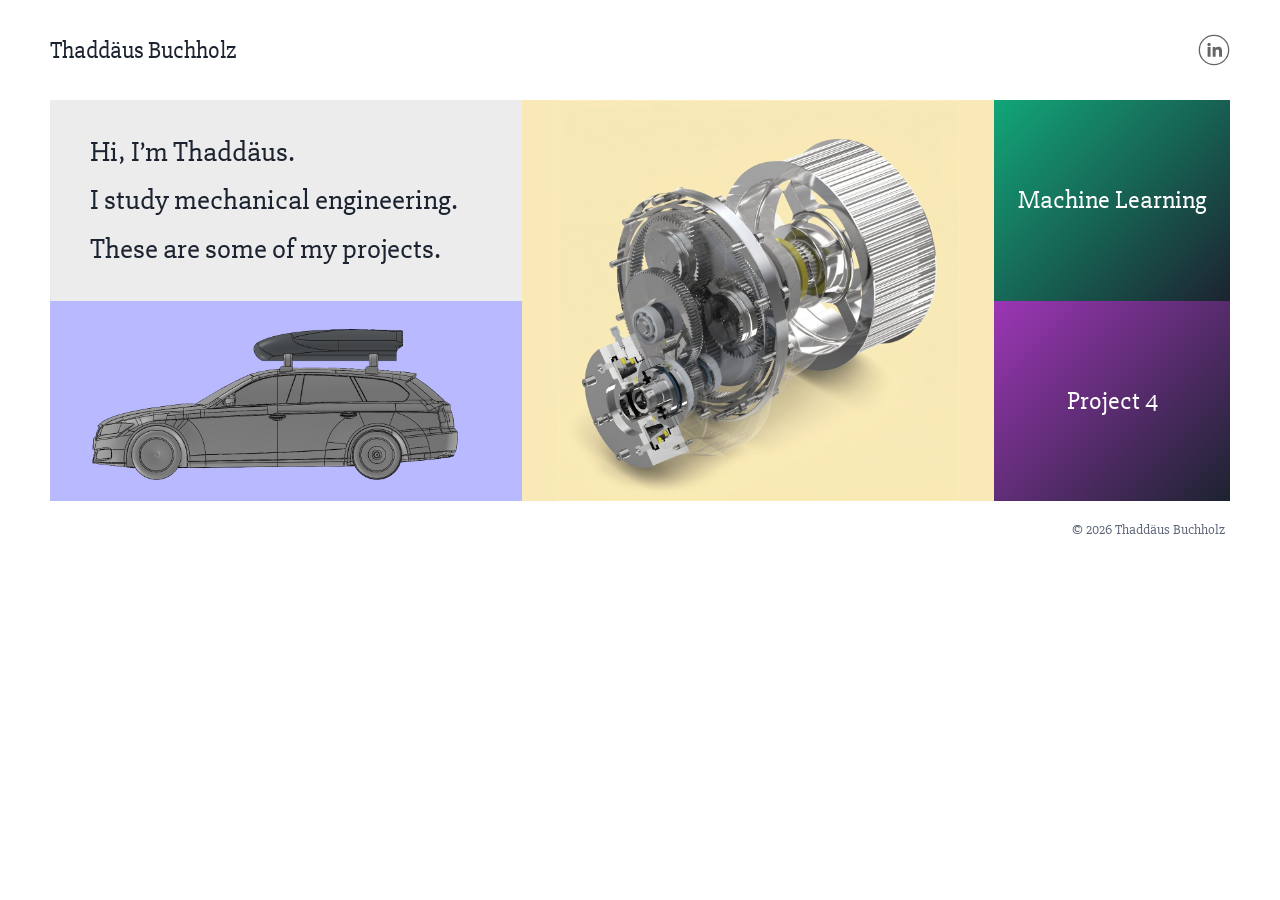
<file: index.html>
<!DOCTYPE html>
<html lang="en">
<head>
  <meta charset="UTF-8">
  <meta name="viewport" content="width=device-width, initial-scale=1.0">
  <title>Thaddäus Buchholz – Portfolio</title>
  <!-- Slab-serif font used by the reference site (Slabo 27px) -->
  <link rel="preconnect" href="https://fonts.googleapis.com">
  <link rel="preconnect" href="https://fonts.gstatic.com" crossorigin>
  <link href="https://fonts.googleapis.com/css2?family=Slabo+27px&display=swap" rel="stylesheet">
  <link rel="stylesheet" href="style.css">
</head>
<body>

  <!-- Header: name on the left (the reference has a logo + social icons) -->
  <header class="site-header">
    <span class="site-name">Thaddäus Buchholz</span>

    <!-- LinkedIn icon, top right (inline SVG, so no extra file is loaded) -->
    <a class="social" href="https://www.linkedin.com/in/thadd%C3%A4us-buchholz" target="_blank" rel="noopener" aria-label="LinkedIn profile of Thaddäus Buchholz">
      <svg viewBox="0 0 24 24" width="32" height="32" aria-hidden="true">
        <circle cx="12" cy="12" r="11" fill="none" stroke="currentColor" stroke-width="1"/>
        <path fill="currentColor" d="M7.2 9.8h2.2V17H7.2V9.8zm1.1-3.3a1.3 1.3 0 1 1 0 2.6 1.3 1.3 0 0 1 0-2.6zM10.9 9.8H13v1c.3-.6 1.1-1.2 2.2-1.2 2.3 0 2.8 1.5 2.8 3.5V17h-2.2v-3.4c0-.8 0-1.9-1.2-1.9s-1.4.9-1.4 1.8V17h-2.2V9.8z"/>
      </svg>
    </a>
  </header>

  <!-- Mosaic of tiles without gaps.
       Size classes: (none) = 1x1, wide = 2x1, big = 2x2 -->
  <div id="container">
    <main class="grid">

      <!-- Intro tile (grey, wide) -->
      <div class="tile wide intro">
        <div>
          <p>Hi, I’m Thaddäus.</p>
          <p>I study mechanical engineering.</p>
          <p>These are some of my projects.</p>
        </div>
      </div>

      <!-- TILE SIZE RULE: pick the tile shape that matches the photo's shape,
           so the whole photo is visible.
           Photo is square (1:1)   -> "big" tile (2x2) with class "fit" (shows the full image)
           Photo is very wide      -> "wide" tile (2x1)
           --ratio = width / height of the photo (used on phones, where tiles are one column wide) -->

      <!-- Project 1: real project. Hover shows title + description. -->
      <a class="tile big" href="projects/robotic-arm-drive.html" style="--ratio: 1;">
        <div class="thumb fit" style="background-image: url('images/Robotic%20arm%20drive/KL3_02_color.jpg'); background-color: #f9e9b6;"></div>
        <div class="caption">
          <h4>Robotic Arm Drive</h4>
          <p>Team project: a joint drive with planetary gearboxes and a belt</p>
        </div>
      </a>

      <!-- Project 2: real project. The photo is wide (about 2.1:1), so it gets a wide tile.
           (%20 = space in the file name) -->
      <a class="tile wide" href="projects/cargo-box.html" style="--ratio: 2.1;">
        <div class="thumb" style="background-image: url('images/Fluid%20mechanics%20project/SMP_CAD%20Modell%20Baugruppe.png'); background-position: 50% 50%;"></div>
        <div class="caption">
          <h4>Cargo Box Aerodynamics</h4>
          <p>Wind tunnel tests and CFD of a roof-mounted car box</p>
        </div>
      </a>

      <!-- Projects 3-4: EXAMPLE placeholders with colored tiles. Replace later.
           Layout tip: the 5-column mosaic has 10 cells (2 intro + 4 big + 2 wide + 2 small),
           so it has no gaps. Add new tiles so the total area stays a multiple of 5 cells. -->

      <!-- Project 3: Machine Learning mini project (PLACEHOLDER image and text until the real content is added) -->
      <a class="tile" href="projects/machine-learning-mini-project.html" style="--accent: #12a679;">
        <div class="thumb placeholder">Machine Learning</div>
        <div class="caption">
          <h4>Machine Learning Mini Project</h4>
          <p>Description coming soon</p>
        </div>
      </a>

      <a class="tile" href="#" style="--accent: #9c36b5;">
        <div class="thumb placeholder">Project 4</div>
        <div class="caption">
          <h4>Project 4</h4>
          <p>Placeholder description for an example project</p>
        </div>
      </a>

    </main>
  </div>

  <footer class="site-footer">© 2026 Thaddäus Buchholz</footer>
  <script src="script.js"></script>
</body>
</html>
</file>
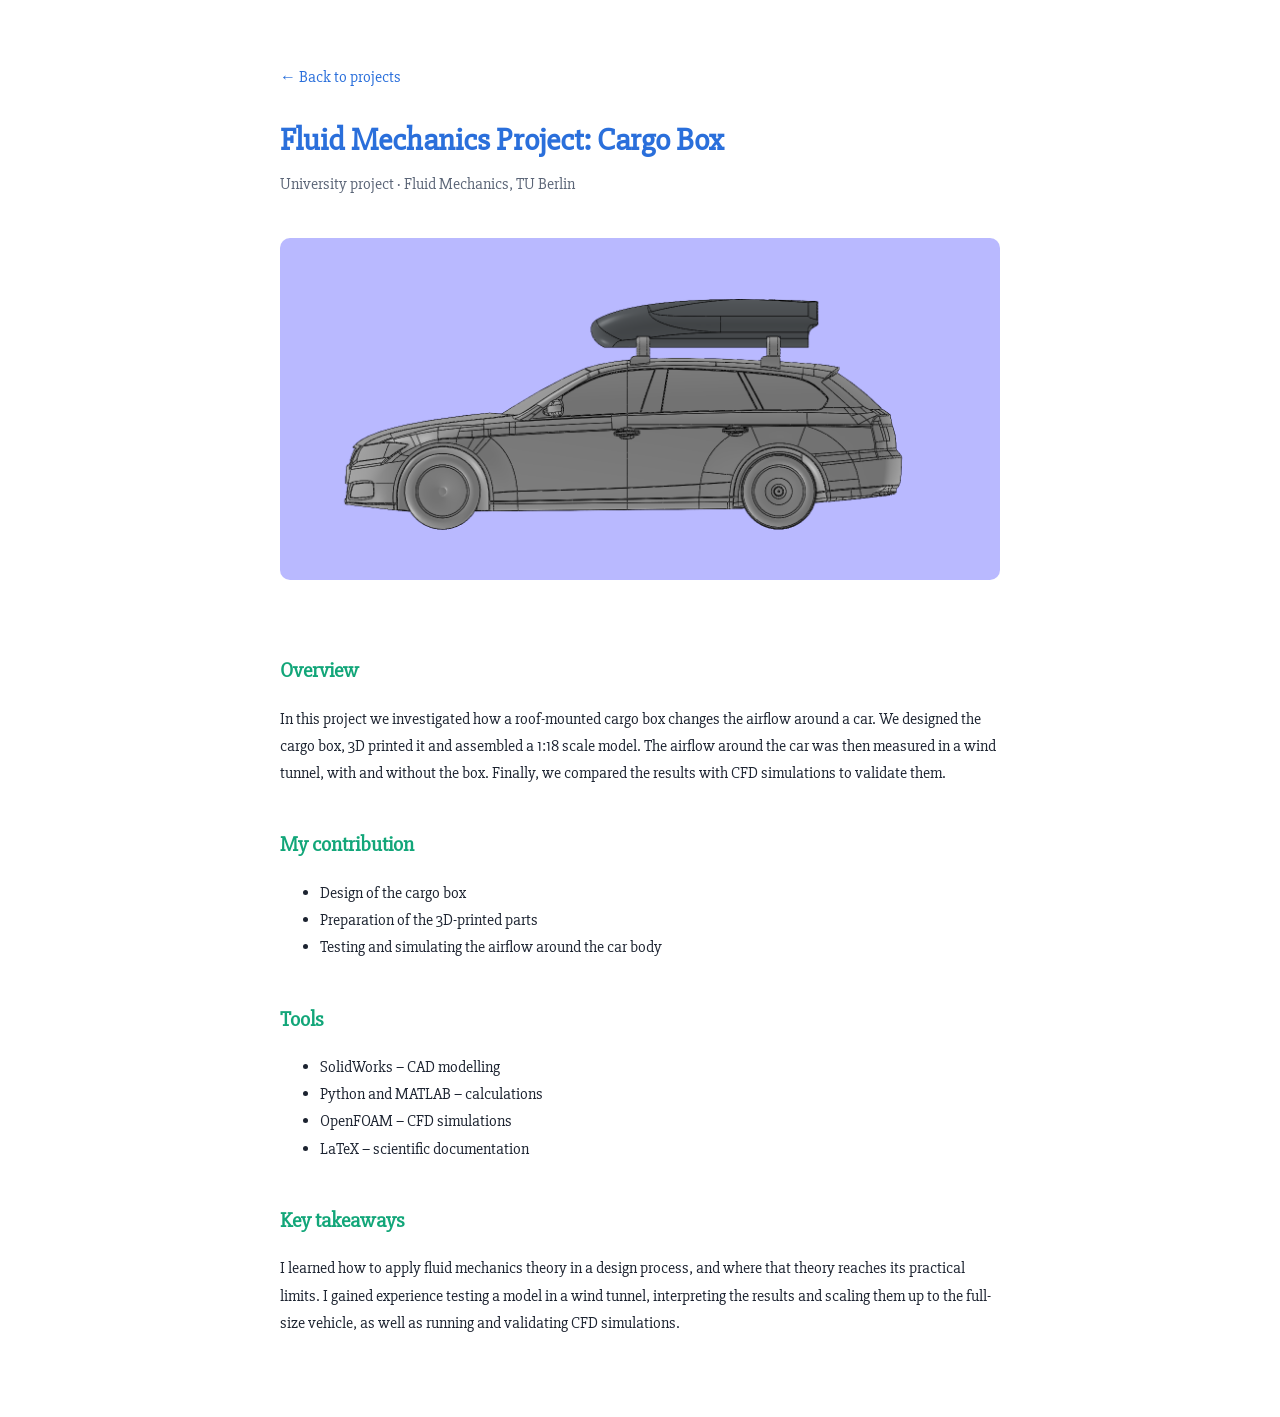
<file: projects/cargo-box.html>
<!DOCTYPE html>
<html lang="en">
<head>
  <meta charset="UTF-8">
  <meta name="viewport" content="width=device-width, initial-scale=1.0">
  <title>Cargo Box Aerodynamics – Thaddäus Buchholz</title>
  <link rel="preconnect" href="https://fonts.googleapis.com">
  <link rel="preconnect" href="https://fonts.gstatic.com" crossorigin>
  <link href="https://fonts.googleapis.com/css2?family=Slabo+27px&display=swap" rel="stylesheet">
  <!-- ../ because this page is inside the projects/ folder -->
  <link rel="stylesheet" href="../style.css">
</head>
<body>
  <main class="project">
    <p><a href="../index.html">← Back to projects</a></p>

    <h1>Fluid Mechanics Project: Cargo Box</h1>
    <p class="meta">University project · Fluid Mechanics, TU Berlin</p>

    <img class="hero" src="../images/Fluid%20mechanics%20project/SMP_CAD%20Modell%20Baugruppe.png" alt="CAD model of a car with a roof-mounted cargo box">

    <h2>Overview</h2>
    <p>
      In this project we investigated how a roof-mounted cargo box changes the airflow
      around a car. We designed the cargo box, 3D printed it and assembled a 1:18
      scale model. The airflow around the car was then measured in a wind tunnel,
      with and without the box. Finally, we compared the results with CFD simulations
      to validate them.
    </p>

    <h2>My contribution</h2>
    <ul>
      <li>Design of the cargo box</li>
      <li>Preparation of the 3D-printed parts</li>
      <li>Testing and simulating the airflow around the car body</li>
    </ul>

    <h2>Tools</h2>
    <ul>
      <li>SolidWorks – CAD modelling</li>
      <li>Python and MATLAB – calculations</li>
      <li>OpenFOAM – CFD simulations</li>
      <li>LaTeX – scientific documentation</li>
    </ul>

    <h2>Key takeaways</h2>
    <p>
      I learned how to apply fluid mechanics theory in a design process, and where
      that theory reaches its practical limits. I gained experience testing a model
      in a wind tunnel, interpreting the results and scaling them up to the full-size
      vehicle, as well as running and validating CFD simulations.
    </p>
  </main>
  <script src="../script.js"></script>
</body>
</html>
</file>
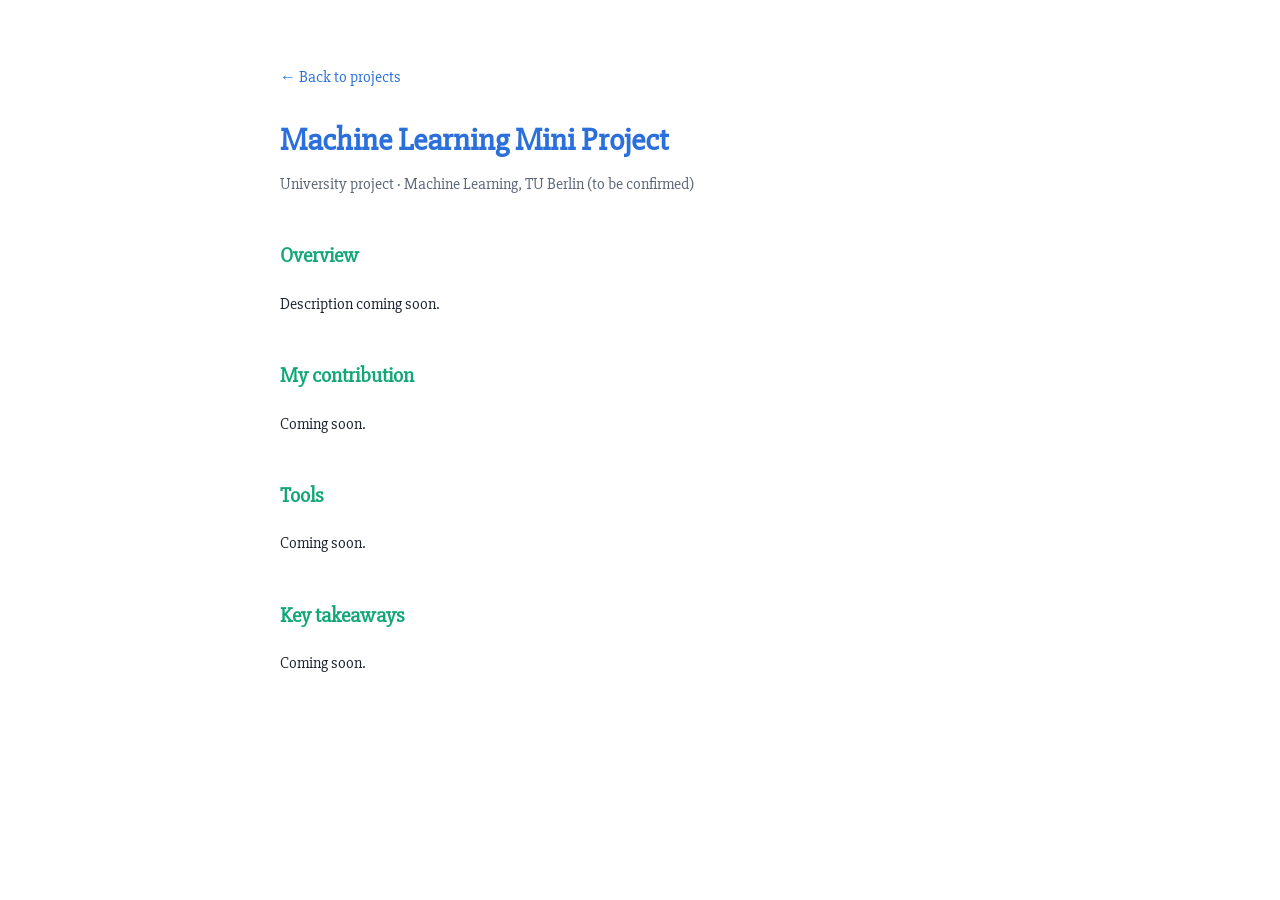
<file: projects/machine-learning-mini-project.html>
<!DOCTYPE html>
<html lang="en">
<head>
  <meta charset="UTF-8">
  <meta name="viewport" content="width=device-width, initial-scale=1.0">
  <title>Machine Learning Mini Project – Thaddäus Buchholz</title>
  <link rel="preconnect" href="https://fonts.googleapis.com">
  <link rel="preconnect" href="https://fonts.gstatic.com" crossorigin>
  <link href="https://fonts.googleapis.com/css2?family=Slabo+27px&display=swap" rel="stylesheet">
  <!-- ../ because this page is inside the projects/ folder -->
  <link rel="stylesheet" href="../style.css">
</head>
<body>
  <main class="project">
    <p><a href="../index.html">← Back to projects</a></p>

    <h1>Machine Learning Mini Project</h1>
    <!-- PLACEHOLDER: fill in the real context (course, team size) -->
    <p class="meta">University project · Machine Learning, TU Berlin (to be confirmed)</p>

    <!-- PLACEHOLDER: replace with a real image, e.g. images/Machine learning mini project/xyz.png -->

    <h2>Overview</h2>
    <p>Description coming soon.</p>

    <h2>My contribution</h2>
    <p>Coming soon.</p>

    <h2>Tools</h2>
    <p>Coming soon.</p>

    <h2>Key takeaways</h2>
    <p>Coming soon.</p>
  </main>
  <script src="../script.js"></script>
</body>
</html>
</file>
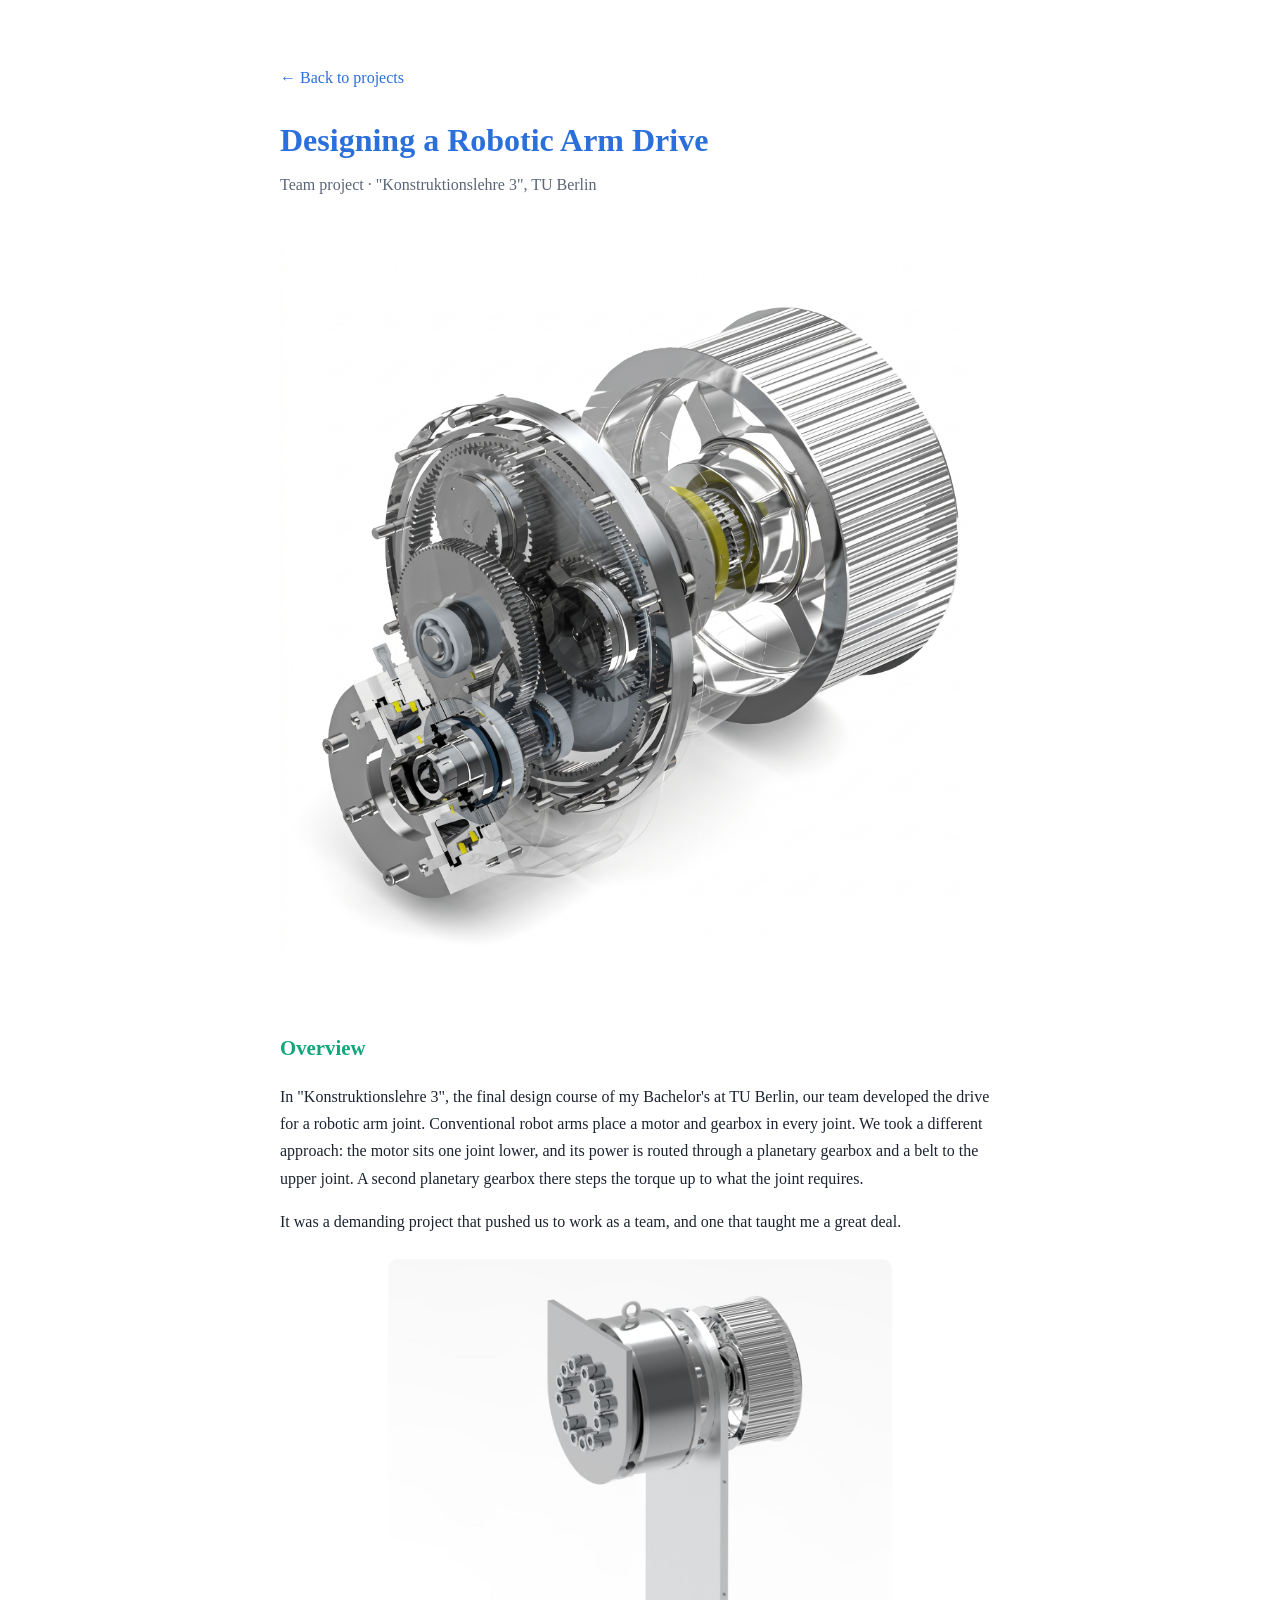
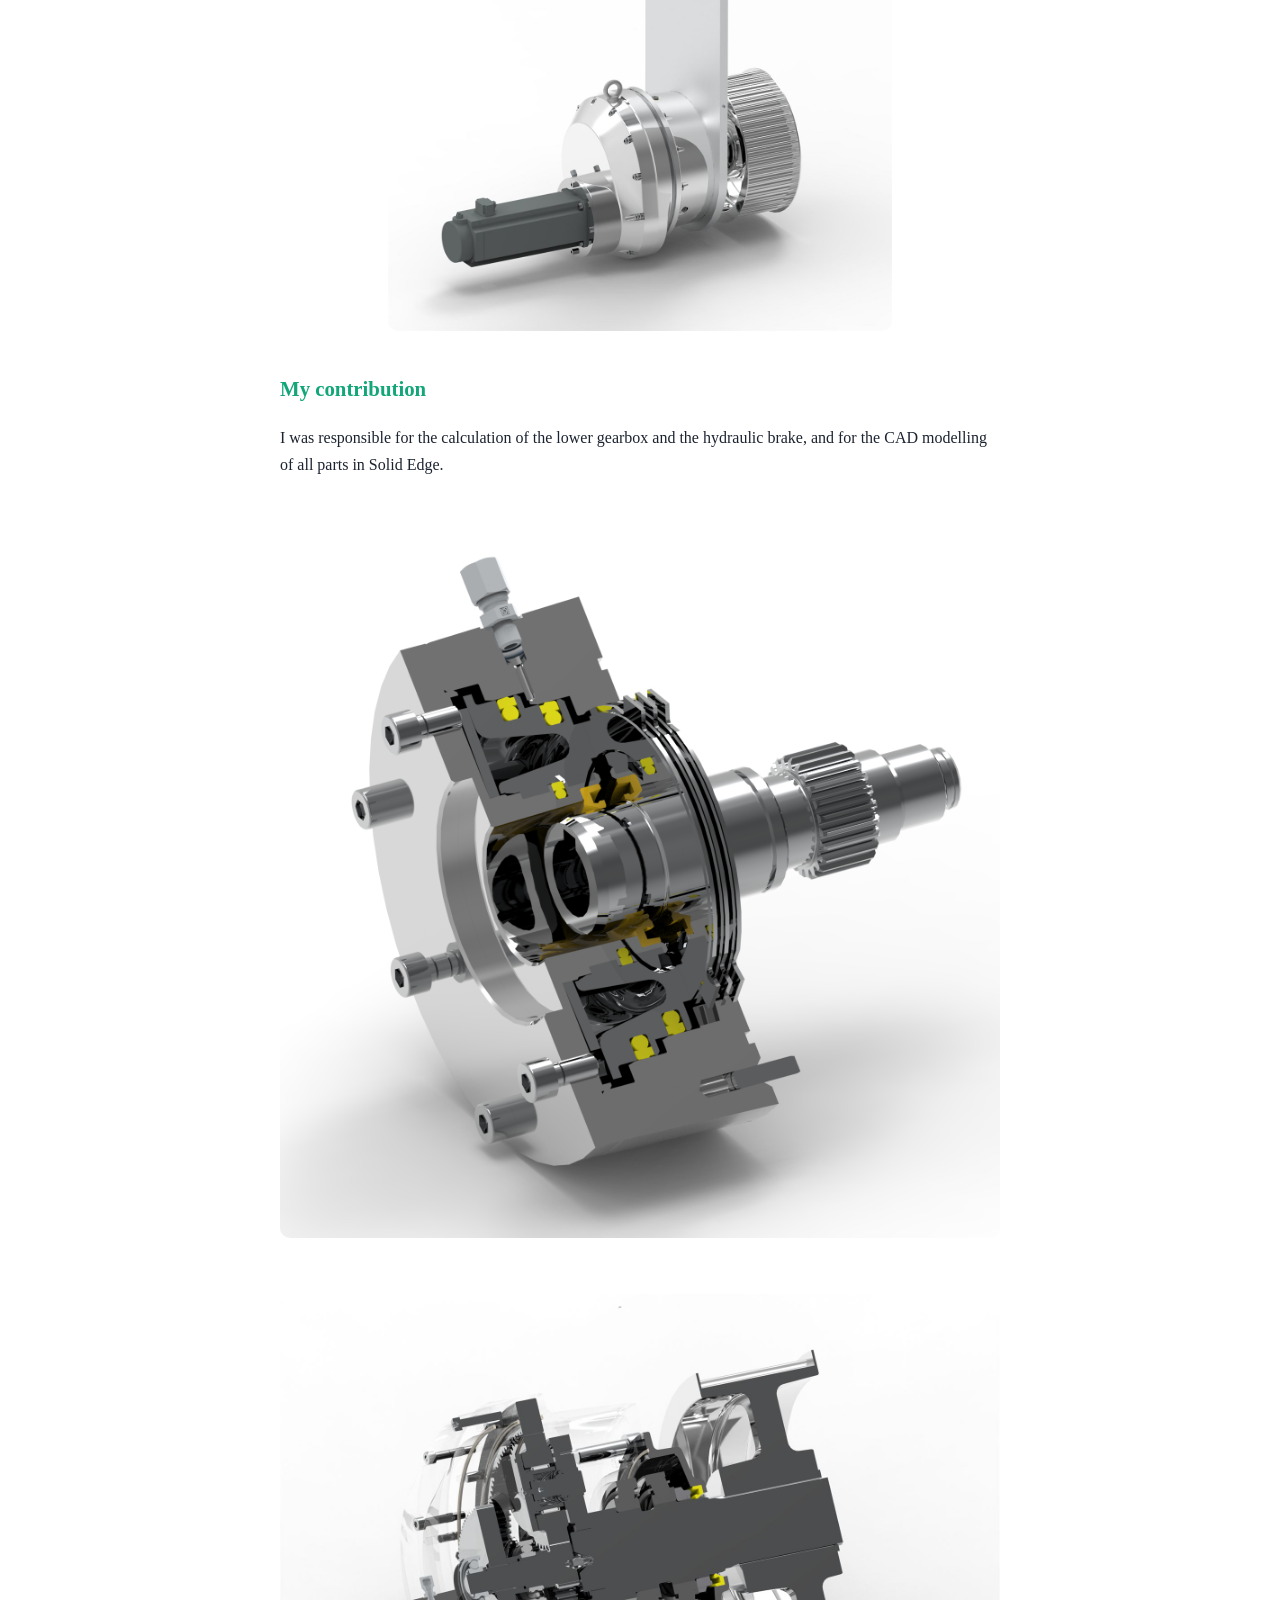
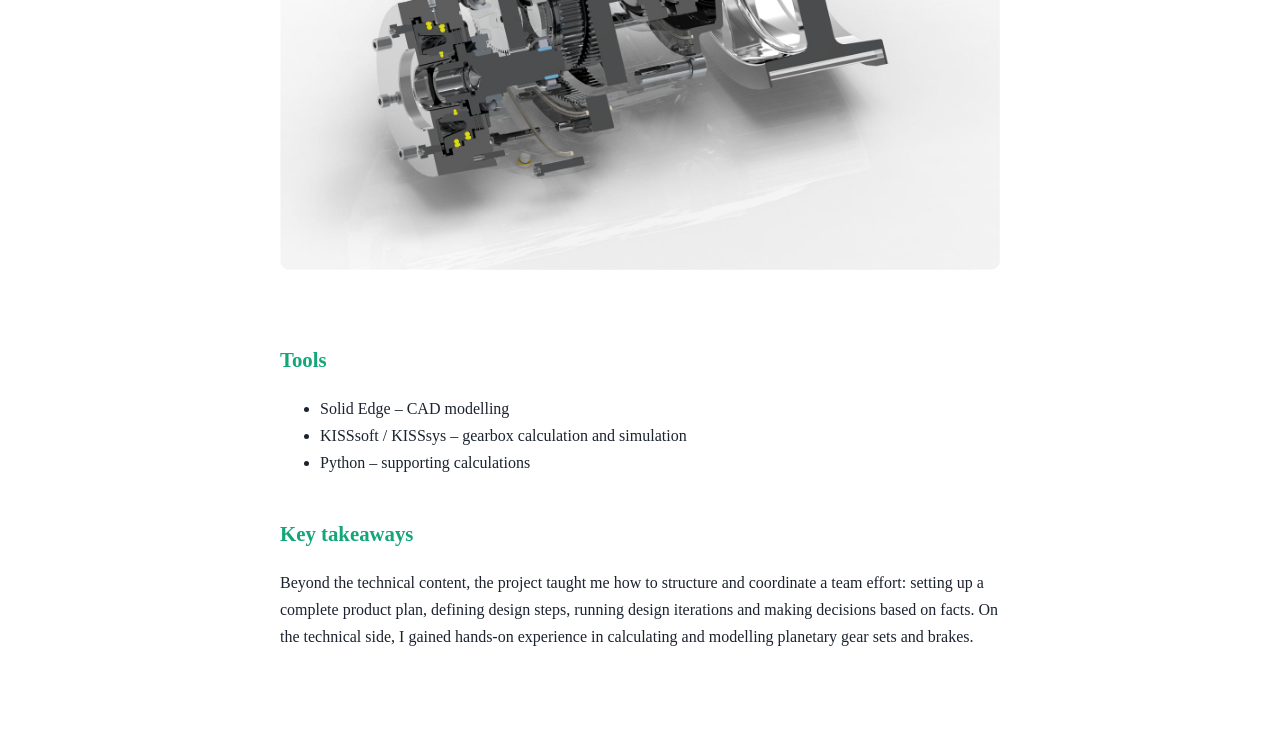
<file: projects/robotic-arm-drive.html>
<!DOCTYPE html>
<html lang="en">
<head>
  <meta charset="UTF-8">
  <meta name="viewport" content="width=device-width, initial-scale=1.0">
  <title>Designing a Robotic Arm Drive – Thaddäus Buchholz</title>
  <!-- ../ because this page is inside the projects/ folder -->
  <link rel="stylesheet" href="../style.css">
</head>
<body>
  <main class="project">
    <p><a href="../index.html">← Back to projects</a></p>

    <h1>Designing a Robotic Arm Drive</h1>
    <p class="meta">Team project · "Konstruktionslehre 3", TU Berlin</p>

    <img class="hero" src="../images/Robotic%20arm%20drive/KL3_02.jpg" alt="CAD rendering of the robotic arm drive with planetary gearbox and belt pulley">

    <h2>Overview</h2>
    <p>
      In "Konstruktionslehre 3", the final design course of my Bachelor's at TU Berlin,
      our team developed the drive for a robotic arm joint. Conventional robot arms
      place a motor and gearbox in every joint. We took a different approach: the
      motor sits one joint lower, and its power is routed through a planetary gearbox
      and a belt to the upper joint. A second planetary gearbox there steps the
      torque up to what the joint requires.
    </p>
    <p>
      It was a demanding project that pushed us to work as a team, and one that
      taught me a great deal.
    </p>

    <!-- "portrait" keeps this tall image from becoming too large -->
    <img class="hero portrait" src="../images/Robotic%20arm%20drive/KL3_Gesamtansicht.jpg" alt="Overall view of the robotic arm drive: motor and lower gearbox, belt, and upper gearbox">

    <h2>My contribution</h2>
    <p>
      I was responsible for the calculation of the lower gearbox and the hydraulic
      brake, and for the CAD modelling of all parts in Solid Edge.
    </p>

    <img class="hero" src="../images/Robotic%20arm%20drive/KL3_04_Brake.jpg" alt="Sectioned CAD view of the hydraulic brake">

    <img class="hero" src="../images/Robotic%20arm%20drive/KL3_01.jpg" alt="Sectioned CAD view of the robotic arm drive">

    <h2>Tools</h2>
    <ul>
      <li>Solid Edge – CAD modelling</li>
      <li>KISSsoft / KISSsys – gearbox calculation and simulation</li>
      <li>Python – supporting calculations</li>
    </ul>

    <h2>Key takeaways</h2>
    <p>
      Beyond the technical content, the project taught me how to structure and
      coordinate a team effort: setting up a complete product plan, defining design
      steps, running design iterations and making decisions based on facts. On the
      technical side, I gained hands-on experience in calculating and modelling
      planetary gear sets and brakes.
    </p>
  </main>
  <script src="../script.js"></script>
</body>
</html>
</file>
<file: style.css>
/* Styles for the portfolio.
   The home page layout is modelled on raphaelchang.com:
   a gapless mosaic of tiles, with the caption fading in on hover. */

/* Colors in one place: change them here and the whole site follows */
:root {
  --text: #1c2330;
  --muted: #5b6577;
  --bg: #f5f7fb;
  --blue: #2a6fdb;
  --teal: #12a679;
  --cols: 5;            /* number of mosaic columns (changed below for small screens) */
}

/* Basics */
body {
  font-family: "Slabo 27px", Georgia, serif;
  color: var(--text);
  background: #fff;
  margin: 0;
}
a { text-decoration: none; }

/* ---------- Header ---------- */
.site-header {
  max-width: 2100px;
  height: 100px;
  margin: 0 auto;
  padding: 0 50px;
  box-sizing: border-box;
  display: flex;
  align-items: center;
}
.site-name { font-size: 1.5rem; }

/* Social icon, pushed to the right edge of the header */
.social {
  margin-left: auto;
  color: #000;
  opacity: 0.6;
  line-height: 0;
  transition: opacity 0.2s, color 0.2s;
}
.social:hover { opacity: 1; color: #0a66c2; }   /* LinkedIn blue on hover */

/* ---------- Mosaic ---------- */
/* #container is a "size container": 100cqw below = its content width */
#container {
  max-width: 2000px;
  margin: 0 auto;
  padding: 0 50px;
  container-type: inline-size;
}

.grid {
  display: grid;
  grid-template-columns: repeat(var(--cols), 1fr);
  /* row height = 85% of the column width, like the reference */
  grid-auto-rows: calc(100cqw / var(--cols) * 0.85);
  grid-auto-flow: dense;   /* fills gaps, so the mosaic stays gapless */
}

/* Tile sizes */
.tile { position: relative; overflow: hidden; display: block; background: #fff; }
.wide { grid-column: span 2; }
.big  { grid-column: span 2; grid-row: span 2; }

/* Image (or colored placeholder) fills the whole tile */
.thumb {
  position: absolute;
  inset: 0;
  background-size: cover;
  background-position: 50% 50%;
  background-repeat: no-repeat;
}
/* "fit": show the whole image (no cropping). The empty space is white,
   which matches the white background of the renderings. */
.thumb.fit {
  background-size: contain;
  background-color: #fff;
}
.placeholder {
  display: flex;
  align-items: center;
  justify-content: center;
  color: #fff;
  font-size: 1.6rem;
  background: linear-gradient(135deg, var(--accent), #1c2330);
}

/* Caption: hidden until hover (or keyboard focus) */
.caption {
  position: absolute;
  inset: 0;
  background: rgba(255, 255, 255, 0.88);
  color: #000;
  text-align: center;
  opacity: 0;
  pointer-events: none;
  transition: opacity 0.3s ease-in-out;
}
.tile:hover .caption,
.tile:focus-visible .caption { opacity: 1; }

.caption h4 {
  position: absolute;
  bottom: 50%;
  left: 0; right: 0;
  margin: 0 10px;
  padding-bottom: 10px;
  font-weight: normal;
  font-variant: small-caps;
  letter-spacing: 2px;
  font-size: 1.3rem;
  transform: translateY(30pt);
  transition: transform 0.3s cubic-bezier(0, 0, 0, 1) 0.05s;
}
.caption p {
  position: absolute;
  top: 50%;
  left: 0; right: 0;
  margin: 0 10px;
  padding: 10px 5px;
  border-top: 1px solid rgba(0, 0, 0, 0.5);
  font-style: italic;
  font-size: 0.95rem;
  line-height: 1.4;
  transform: translateY(40pt);
  transition: transform 0.3s cubic-bezier(0, 0, 0, 1) 0.08s;
}
.big .caption p { margin: 0 40px; }
.tile:hover .caption h4,
.tile:hover .caption p,
.tile:focus-visible .caption h4,
.tile:focus-visible .caption p { transform: translateY(0); }

/* Intro tile: grey, large left-aligned text */
.intro {
  background: #ececec;
  font-size: max(22pt, calc(100cqw / var(--cols) * 0.12));
  line-height: 1.3;
  display: flex;
  align-items: center;
}
.intro div { margin: 0 40px; }
.intro p { margin: 0 0 0.35em; }
.intro p:last-child { margin-bottom: 0; }

/* Fewer columns on narrower screens (same idea as the reference's JavaScript:
   one column per ~230px of width) */
@media (max-width: 1149px) { :root { --cols: 4; } }
@media (max-width: 919px)  { :root { --cols: 3; } }
@media (max-width: 689px)  { :root { --cols: 2; } }
@media (max-width: 459px) {
  :root { --cols: 1; }
  #container, .site-header { padding: 0 20px; }
  /* with a single column every tile is one column wide, and its height
     follows the photo's shape (--ratio set on each tile), so nothing is cropped */
  .wide, .big { grid-column: span 1; grid-row: span 1; }
  .grid { grid-auto-rows: auto; }
  .tile { aspect-ratio: var(--ratio, 1.176); }
  .intro { aspect-ratio: auto; padding: 2rem 0; }
  .intro { font-size: 1.5rem; }
}

/* On touch screens there is no hover, so show the title at the bottom instead */
@media (hover: none) {
  .caption { opacity: 1; background: linear-gradient(transparent 55%, rgba(0,0,0,0.6)); color: #fff; }
  .caption p { display: none; }
  .caption h4 { top: auto; bottom: 12px; padding: 0; transform: none; }
}

/* ---------- Footer ---------- */
.site-footer {
  max-width: 2100px;
  margin: 0 auto;
  padding: 20px 55px;
  box-sizing: border-box;
  text-align: right;
  color: var(--muted);
  font-size: 0.9rem;
}

/* ---------- Project page ---------- */
.project {
  max-width: 720px;
  margin: 0 auto;
  padding: 3rem 1.5rem 4rem;
  line-height: 1.7;
}
.project h1 { margin-bottom: 0.25rem; color: var(--blue); }
.project h2 { margin-top: 2.5rem; font-size: 1.3rem; color: var(--teal); }
.project a { color: var(--blue); }
.meta { color: var(--muted); margin-top: 0; }
.hero { width: 100%; height: auto; border-radius: 10px; margin: 1.5rem 0; }
/* Tall (portrait) images: narrower and centered */
.hero.portrait { display: block; max-width: 504px; margin: 1.5rem auto; }
</file>
